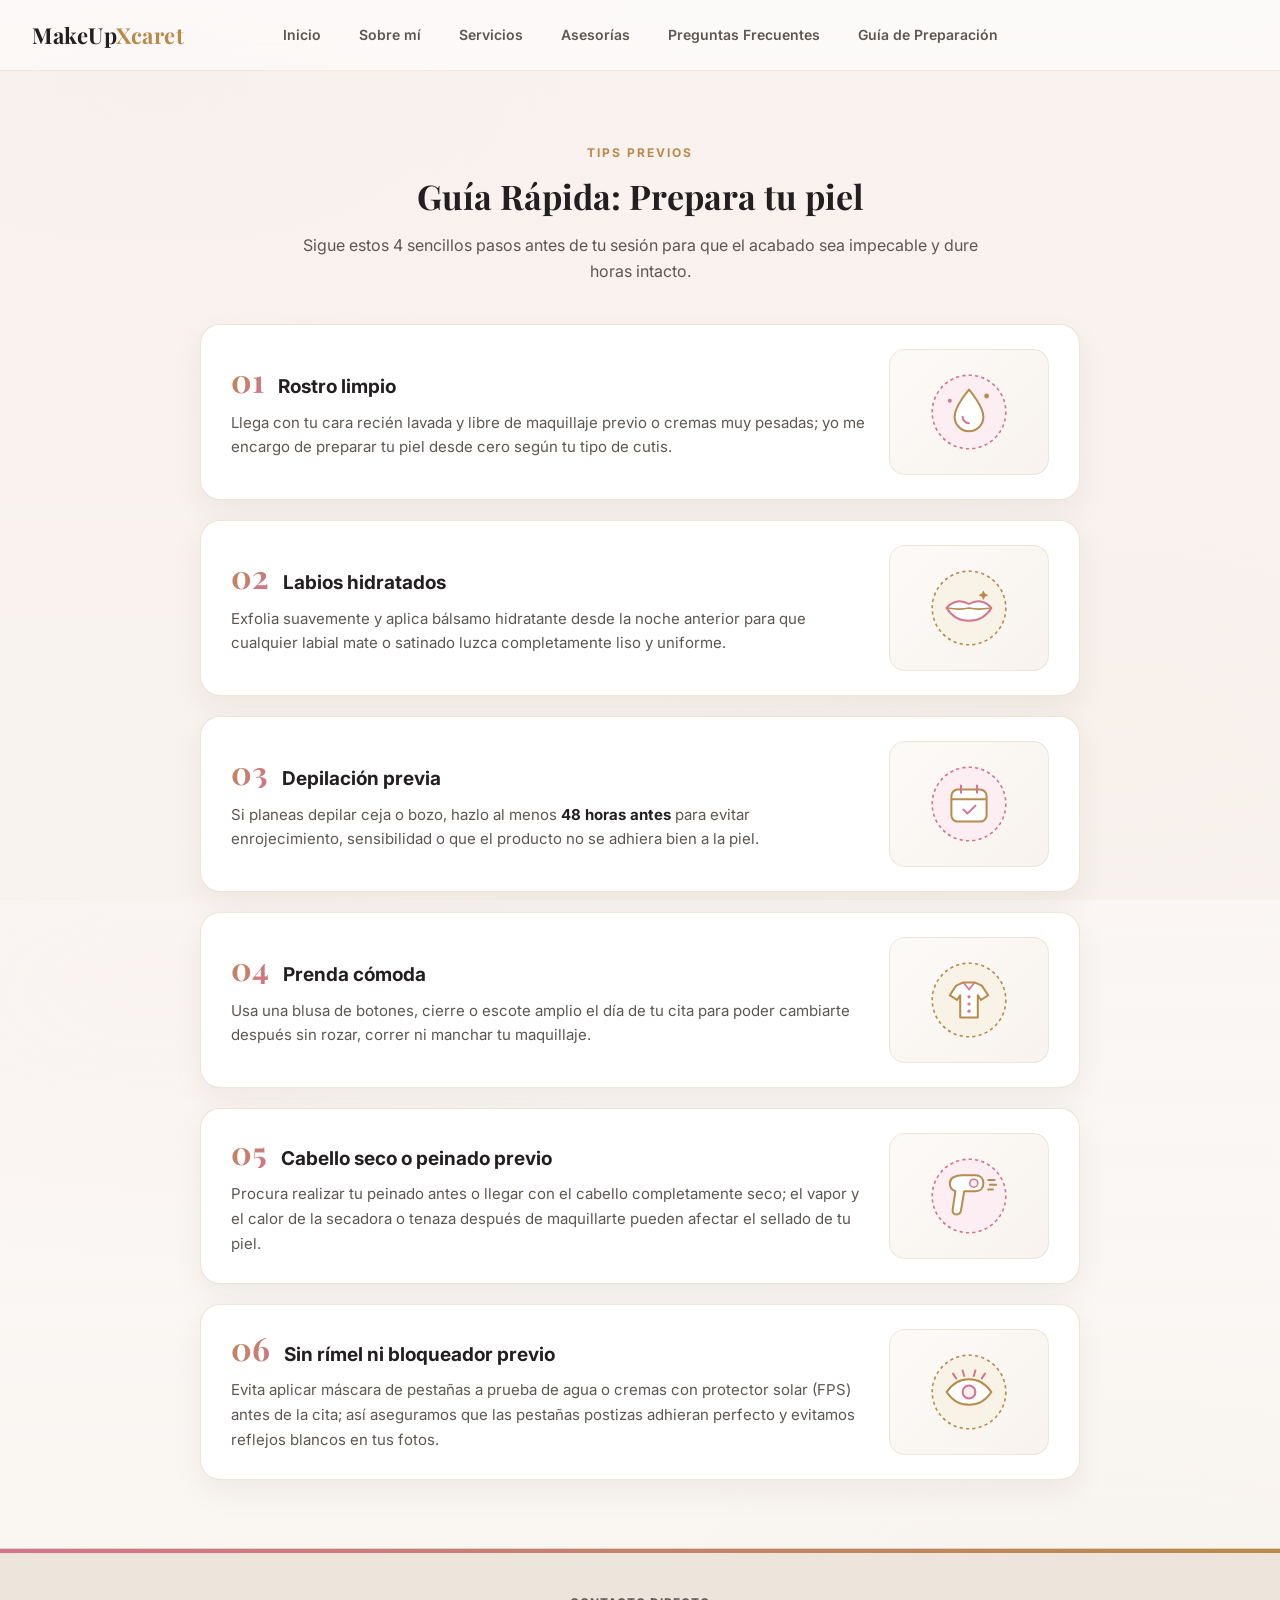
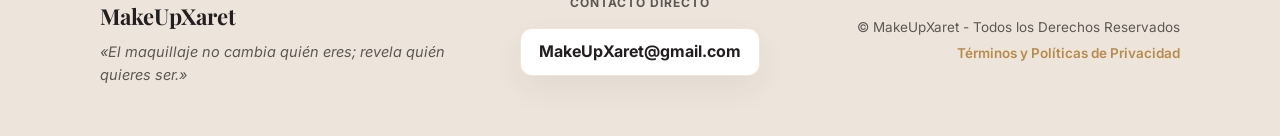
<file: Guia_pasos.html>
<!DOCTYPE html>
<html lang="en">
<head>
    <meta charset="utf-8" />
  <meta name="viewport" content="width=device-width, initial-scale=1" />
  <meta http-equiv="X-UA-Compatible" content="IE=edge" />

  <!-- Primary Meta Tags -->
  <title>Makeup Xaret | Maquillaje Profesional en Toluca y Metepec</title>
  <meta name="title" content="Makeup Xcaret | Maquillaje Profesional en Toluca y Metepec" />
  <meta name="description" content="Reserva tu cita de maquillaje profesional en Toluca y Metepec. Especialistas en maquillaje social, novias, quinceañeras y cursos personalizados." />
  <meta name="keywords" content="Maquillaje, Makeup, Xaret, Profesional, Belleza, Estilo, Tendencias, Cuidado de la piel, Toluca, Metepec, Novias, Maquillista" />
  <meta name="author" content="Makeup Xcaret - Gabriela" />
  <meta name="robots" content="index, follow" />
  <link rel="canonical" href="https://makeupxaret.com/" />

  <!-- Security & Privacy Meta Tags -->
  <meta name="referrer" content="strict-origin-when-cross-origin" />
  <meta http-equiv="X-Content-Type-Options" content="nosniff" />

  <!-- Local SEO Meta Tags -->
  <meta name="geo.region" content="MX-MEX" />
  <meta name="geo.placename" content="Toluca y Metepec" />

  <!-- Open Graph / Facebook / WhatsApp -->
  <meta property="og:type" content="website" />
  <meta property="og:url" content="https://makeupxaret.com/" />
  <meta property="og:site_name" content="Makeup Xcaret" />
  <meta property="og:locale" content="es_MX" />
  <meta property="og:title" content="Makeup Xcaret | Maquillaje Profesional en Toluca y Metepec" />
  <meta property="og:description" content="Resalta tu belleza con un look impecable. Citas de maquillaje social, novias y cursos personalizados en Toluca y Metepec." />
  <meta property="og:image" content="https://makeupxaret.com/Img/Person_Portada_My.jpeg" />
  <meta property="og:image:width" content="1200" />
  <meta property="og:image:height" content="630" />
  <meta property="og:image:alt" content="Makeup Xaret - Gabriela Maquilladora Profesional" />

  <!-- Twitter Cards -->
  <meta name="twitter:card" content="summary_large_image" />
  <meta name="twitter:url" content="https://makeupxaret.com/" />
  <meta name="twitter:title" content="Makeup Xaret | Maquillaje Profesional en Toluca y Metepec" />
  <meta name="twitter:description" content="Resalta tu belleza con un look impecable. Citas de maquillaje social, novias y cursos personalizados en Toluca y Metepec." />
  <meta name="twitter:image" content="https://makeupxaret.com/Img/Person_Portada_My.jpeg" />

  <!-- Fonts & Assets Performance -->
  <link rel="preconnect" href="https://fonts.googleapis.com" />
  <link rel="preconnect" href="https://fonts.gstatic.com" crossorigin="anonymous" />
  <link href="https://fonts.googleapis.com/css2?family=Playfair+Display:ital,wght@0,600;0,700;1,600&family=Inter:wght@300;400;600;700&display=swap" rel="stylesheet" />
  
  <link rel="shortcut icon" href="MakeUpXaret_Logo.ico" type="image/x-icon" />
  <link rel="stylesheet" href="styles.css?v=5" />
  <script src="Js.js" defer></script>
</head>
<header class="site-header" role="banner">
    <div class="container header-inner">
      <a href="#inicio" class="brand-logo">MakeUp<span>Xcaret</span></a>

      <button type="button" id="mobile-menu-btn" class="hamburger-btn" aria-label="Abrir menú" aria-expanded="false" aria-controls="main-nav">
        <span class="hamburger-line"></span>
        <span class="hamburger-line"></span>
        <span class="hamburger-line"></span>
      </button>

      <nav id="main-nav" class="nav" aria-label="Navegación principal">
        <a href="index.html#inicio">Inicio</a>
        <a href="index.html#sobre-mi">Sobre mí</a>
        <a href="index.html#servicios">Servicios</a>
        <a href="index.html#asesorias">Asesorías</a>
        <a href="Preguntas_Frecuentes.html">Preguntas Frecuentes</a>
        <a href="Guia_pasos.html">Guía de Preparación</a>
      </nav>
      <div class="header-spacer"></div>
    </div>
  </header>
<body>
    <!-- Sección Guía Rápida de Preparación (Tarjeta Izquierda + Ilustración Derecha) -->
    <section id="guia-rapida" class="section section-pink" aria-labelledby="guia-title">
      <div class="container prep-wrapper">
        <div class="section-header-center">
          <span class="section-tag">Tips previos</span>
          <h2 id="guia-title" class="section-title">Guía Rápida: Prepara tu piel</h2>
          <p class="section-lead">Sigue estos 4 sencillos pasos antes de tu sesión para que el acabado sea impecable y dure horas intacto.</p>
        </div>

        <div class="prep-rows">
          <!-- Paso 01 -->
          <article class="prep-row">
            <div class="prep-card-content">
              <div class="prep-head">
                <span class="prep-step">01</span>
                <h3 class="prep-title">Rostro limpio</h3>
              </div>
              <p class="prep-desc">Llega con tu cara recién lavada y libre de maquillaje previo o cremas muy pesadas; yo me encargo de preparar tu piel desde cero según tu tipo de cutis.</p>
            </div>
            <div class="prep-illustration" aria-hidden="true">
              <svg viewBox="0 0 120 120" width="96" height="96" fill="none">
                <circle cx="60" cy="60" r="46" fill="#fceef2" stroke="#d4748e" stroke-width="2" stroke-dasharray="4 4"/>
                <path d="M60 32C60 32 42 53 42 66C42 75.9411 50.0589 84 60 84C69.9411 84 78 75.9411 78 66C78 53 60 32 60 32Z" fill="#ffffff" stroke="#b88b4a" stroke-width="2.5" stroke-linejoin="round"/>
                <path d="M52 66C52 70.4183 55.5817 74 60 74" stroke="#d4748e" stroke-width="2.5" stroke-linecap="round"/>
                <circle cx="82" cy="40" r="3" fill="#b88b4a"/>
                <circle cx="36" cy="46" r="2.5" fill="#d4748e"/>
              </svg>
            </div>
          </article>

          <!-- Paso 02 -->
          <article class="prep-row">
            <div class="prep-card-content">
              <div class="prep-head">
                <span class="prep-step">02</span>
                <h3 class="prep-title">Labios hidratados</h3>
              </div>
              <p class="prep-desc">Exfolia suavemente y aplica bálsamo hidratante desde la noche anterior para que cualquier labial mate o satinado luzca completamente liso y uniforme.</p>
            </div>
            <div class="prep-illustration" aria-hidden="true">
              <svg viewBox="0 0 120 120" width="96" height="96" fill="none">
                <circle cx="60" cy="60" r="46" fill="#f9f2e7" stroke="#b88b4a" stroke-width="2" stroke-dasharray="4 4"/>
                <path d="M32 60C40 50 51 50 60 55C69 50 80 50 88 60C80 73 69 76 60 76C51 76 40 73 32 60Z" fill="#ffffff" stroke="#d4748e" stroke-width="2.5" stroke-linejoin="round"/>
                <path d="M33 60C44 62 52 62 60 60C68 62 76 62 87 60" stroke="#b88b4a" stroke-width="2" stroke-linecap="round"/>
                <path d="M78 38L80 42L84 44L80 46L78 50L76 46L72 44L76 42L78 38Z" fill="#b88b4a"/>
              </svg>
            </div>
          </article>

          <!-- Paso 03 -->
          <article class="prep-row">
            <div class="prep-card-content">
              <div class="prep-head">
                <span class="prep-step">03</span>
                <h3 class="prep-title">Depilación previa</h3>
              </div>
              <p class="prep-desc">Si planeas depilar ceja o bozo, hazlo al menos <strong>48 horas antes</strong> para evitar enrojecimiento, sensibilidad o que el producto no se adhiera bien a la piel.</p>
            </div>
            <div class="prep-illustration" aria-hidden="true">
              <svg viewBox="0 0 120 120" width="96" height="96" fill="none">
                <circle cx="60" cy="60" r="46" fill="#fceef2" stroke="#d4748e" stroke-width="2" stroke-dasharray="4 4"/>
                <rect x="38" y="42" width="44" height="40" rx="8" fill="#ffffff" stroke="#b88b4a" stroke-width="2.5"/>
                <path d="M38 54H82" stroke="#b88b4a" stroke-width="2.5"/>
                <path d="M50 37V46M70 37V46" stroke="#d4748e" stroke-width="2.5" stroke-linecap="round"/>
                <path d="M53 67L58 72L68 62" stroke="#d4748e" stroke-width="2.5" stroke-linecap="round" stroke-linejoin="round"/>
              </svg>
            </div>
          </article>

          <!-- Paso 04 -->
          <article class="prep-row">
            <div class="prep-card-content">
              <div class="prep-head">
                <span class="prep-step">04</span>
                <h3 class="prep-title">Prenda cómoda</h3>
              </div>
              <p class="prep-desc">Usa una blusa de botones, cierre o escote amplio el día de tu cita para poder cambiarte después sin rozar, correr ni manchar tu maquillaje.</p>
            </div>
            <div class="prep-illustration" aria-hidden="true">
              <svg viewBox="0 0 120 120" width="96" height="96" fill="none">
                <circle cx="60" cy="60" r="46" fill="#f9f2e7" stroke="#b88b4a" stroke-width="2" stroke-dasharray="4 4"/>
                <path d="M44 42L53 38H67L76 42L84 54L75 60L71 54V82H49V54L45 60L36 54L44 42Z" fill="#ffffff" stroke="#b88b4a" stroke-width="2.5" stroke-linejoin="round"/>
                <path d="M53 38L60 47L67 38" stroke="#d4748e" stroke-width="2" stroke-linejoin="round"/>
                <circle cx="60" cy="56" r="2" fill="#d4748e"/>
                <circle cx="60" cy="65" r="2" fill="#d4748e"/>
                <circle cx="60" cy="74" r="2" fill="#d4748e"/>
              </svg>
            </div>
          </article>

          <!-- Paso 05 -->
          <article class="prep-row">
            <div class="prep-card-content">
              <div class="prep-head">
                <span class="prep-step">05</span>
                <h3 class="prep-title">Cabello seco o peinado previo</h3>
              </div>
              <p class="prep-desc">Procura realizar tu peinado antes o llegar con el cabello completamente seco; el vapor y el calor de la secadora o tenaza después de maquillarte pueden afectar el sellado de tu piel.</p>
            </div>
            <div class="prep-illustration" aria-hidden="true">
              <svg viewBox="0 0 120 120" width="96" height="96" fill="none">
                <circle cx="60" cy="60" r="46" fill="#fceef2" stroke="#d4748e" stroke-width="2" stroke-dasharray="4 4"/>
                <path d="M36 44C36 38 42 34 52 34H68C74 34 78 38 78 44C78 50 74 54 68 54H54L50 78C49.5 81 47 83 44 83C41 83 39 80.5 39.5 77.5L43 54C38.5 52.5 36 49 36 44Z" fill="#ffffff" stroke="#b88b4a" stroke-width="2.5" stroke-linejoin="round"/>
                <circle cx="66" cy="44" r="5" fill="#fceef2" stroke="#d4748e" stroke-width="2"/>
                <path d="M84 40H92M86 46H94M84 52H90" stroke="#b88b4a" stroke-width="2.5" stroke-linecap="round"/>
              </svg>
            </div>
          </article>

          <!-- Paso 06 -->
          <article class="prep-row">
            <div class="prep-card-content">
              <div class="prep-head">
                <span class="prep-step">06</span>
                <h3 class="prep-title">Sin rímel ni bloqueador previo</h3>
              </div>
              <p class="prep-desc">Evita aplicar máscara de pestañas a prueba de agua o cremas con protector solar (FPS) antes de la cita; así aseguramos que las pestañas postizas adhieran perfecto y evitamos reflejos blancos en tus fotos.</p>
            </div>
            <div class="prep-illustration" aria-hidden="true">
              <svg viewBox="0 0 120 120" width="96" height="96" fill="none">
                <circle cx="60" cy="60" r="46" fill="#f9f2e7" stroke="#b88b4a" stroke-width="2" stroke-dasharray="4 4"/>
                <path d="M32 60C40 48 50 44 60 44C70 44 80 48 88 60C80 72 70 76 60 76C50 76 40 72 32 60Z" fill="#ffffff" stroke="#b88b4a" stroke-width="2.5" stroke-linejoin="round"/>
                <circle cx="60" cy="60" r="8" fill="#fceef2" stroke="#d4748e" stroke-width="2.5"/>
                <path d="M44 43L40 37M54 40L52 33M66 40L68 33M76 43L80 37" stroke="#d4748e" stroke-width="2.5" stroke-linecap="round"/>
              </svg>
            </div>
          </article> 
        </div>
      </div>
    </section>
     <footer class="site-footer site-footer--dark" role="contentinfo">
    <div class="container footer-inner">
      <div class="footer-left">
        <h3 class="footer-title">MakeUpXaret</h3>
        <p class="footer-quote">«El maquillaje no cambia quién eres; revela quién quieres ser.»</p>
      </div>

      <div class="footer-center">
        <p class="footer-contact-label">Contacto directo</p>
        <p class="footer-email">
          <a href="mailto:makeupxaret@gmail.com" class="email-link">MakeUpXaret@gmail.com</a>
        </p>
      </div>

      <div class="footer-right">
        <p class="footer-rights">© <span class="current-year"></span> MakeUpXaret - Todos los Derechos Reservados</p>
        <p class="footer-rights"><a href="privacy-policy.html" class="footer-link">Términos y Políticas de Privacidad</a></p>
      </div>
    </div>
  </footer>
    <style>
      /* Guía Rápida de Preparación (Tarjeta Izquierda + Ilustración Derecha) */
.prep-wrapper {
  max-width: 920px;
}

.prep-rows {
  display: flex;
  flex-direction: column;
  gap: 20px;
}

.prep-row {
  background: var(--surface);
  border: 1px solid var(--border-subtle);
  border-radius: 20px;
  padding: 24px 30px;
  box-shadow: var(--shadow-soft);
  display: grid;
  grid-template-columns: 1fr 160px;
  gap: 24px;
  align-items: center;
  transition: transform 0.25s ease, box-shadow 0.25s ease, border-color 0.25s ease;
}

.prep-row:hover {
  transform: translateY(-3px);
  box-shadow: var(--shadow-hover);
  border-color: var(--accent-2);
}

.prep-head {
  display: flex;
  align-items: baseline;
  gap: 14px;
  margin-bottom: 8px;
}

.prep-step {
  font-family: "Playfair Display", serif;
  font-size: 32px;
  font-weight: 700;
  line-height: 1;
  background: linear-gradient(135deg, var(--accent-2), var(--accent-1));
  -webkit-background-clip: text;
  -webkit-text-fill-color: transparent;
}

.prep-title {
  font-weight: 700;
  font-size: 19px;
  margin: 0;
  color: var(--text);
}

.prep-desc {
  color: var(--text-muted);
  font-size: 15px;
  line-height: 1.65;
  margin: 0;
}

.prep-desc strong {
  color: var(--text);
}

.prep-illustration {
  display: flex;
  align-items: center;
  justify-content: center;
  background: linear-gradient(135deg, #fcfaf8, #f8f3ee);
  border: 1px solid rgba(184, 139, 74, 0.16);
  border-radius: 16px;
  padding: 14px;
}
    
@media (max-width: 768px) {
  .prep-row {
    grid-template-columns: 1fr;
    text-align: center;
    padding: 22px 18px;
  }
  .prep-illustration {
    order: -1;
    max-width: 140px;
    margin: 0 auto;
  }
  .prep-head {
    justify-content: center;
  } 
  
}
    </style>
<script>    
     // Lógica del menú hamburguesa en móvil
    const menuBtn = document.getElementById('mobile-menu-btn');
    const mainNav = document.getElementById('main-nav');

    if (menuBtn && mainNav) {
      menuBtn.addEventListener('click', () => {
        const isOpen = mainNav.classList.toggle('is-open');
        menuBtn.classList.toggle('is-active', isOpen);
        menuBtn.setAttribute('aria-expanded', isOpen);
      });

      // Cierra el menú automáticamente al hacer clic en una sección
      mainNav.querySelectorAll('a').forEach(link => {
        link.addEventListener('click', () => {
          mainNav.classList.remove('is-open');
          menuBtn.classList.remove('is-active');
          menuBtn.setAttribute('aria-expanded', 'false');
        });
      });
    }
</script>
    
</body>
</html>
</file>
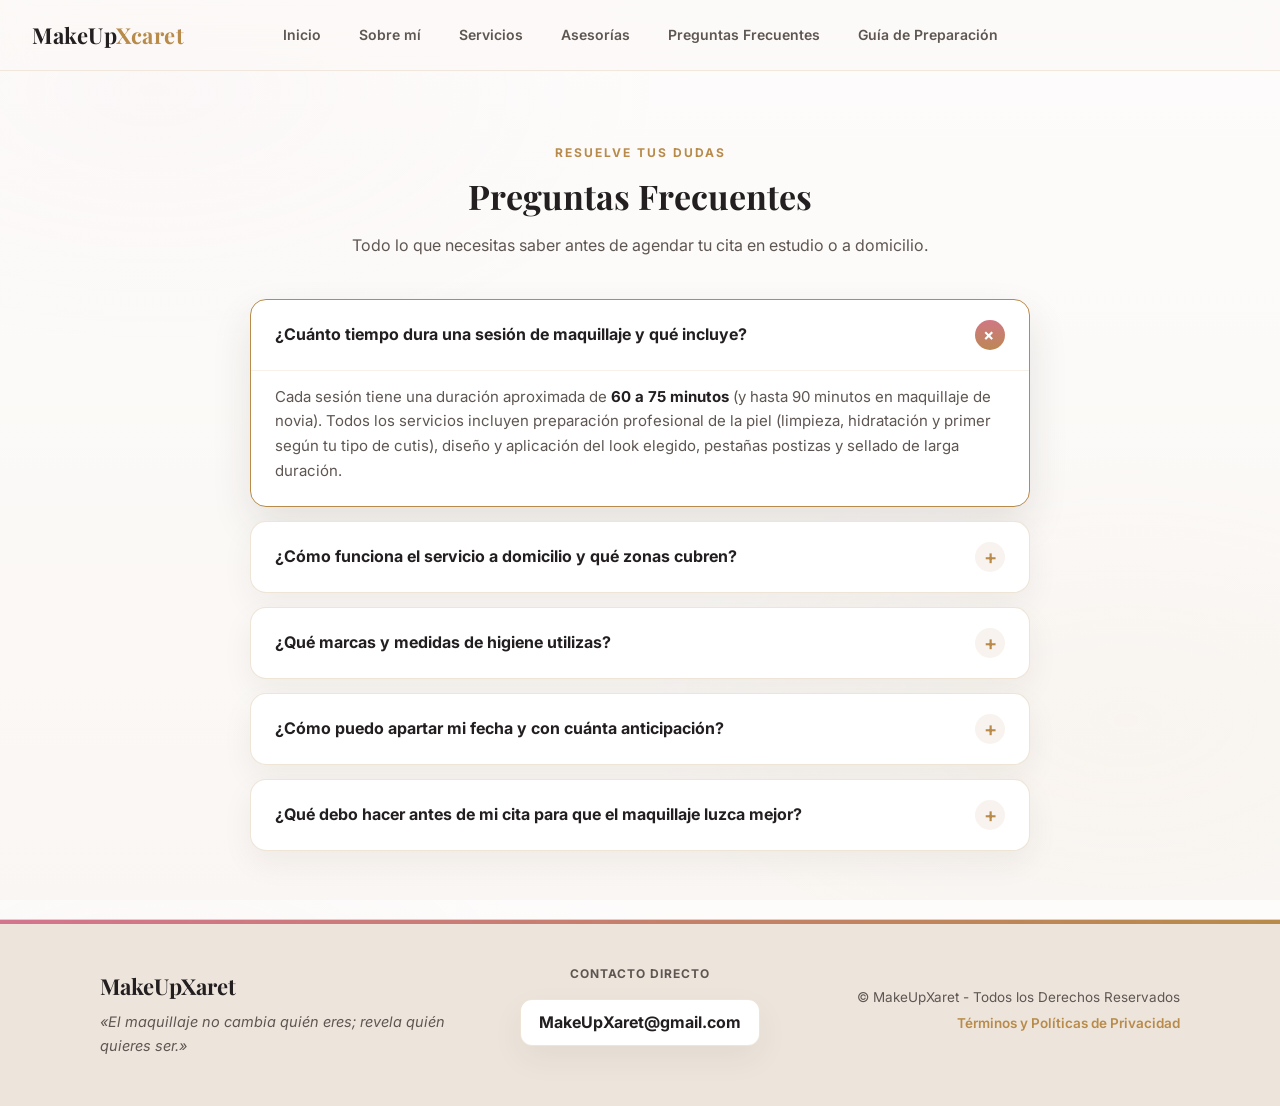
<file: Preguntas_Frecuentes.html>
<!DOCTYPE html>
<html lang="en">
<head>
  <meta charset="utf-8" />
  <meta name="viewport" content="width=device-width, initial-scale=1" />
  <meta http-equiv="X-UA-Compatible" content="IE=edge" />

  <!-- Primary Meta Tags -->
  <title>Makeup Xaret | Maquillaje Profesional en Toluca y Metepec</title>
  <meta name="title" content="Makeup Xcaret | Maquillaje Profesional en Toluca y Metepec" />
  <meta name="description" content="Reserva tu cita de maquillaje profesional en Toluca y Metepec. Especialistas en maquillaje social, novias, quinceañeras y cursos personalizados." />
  <meta name="keywords" content="Maquillaje, Makeup, Xaret, Profesional, Belleza, Estilo, Tendencias, Cuidado de la piel, Toluca, Metepec, Novias, Maquillista" />
  <meta name="author" content="Makeup Xcaret - Gabriela" />
  <meta name="robots" content="index, follow" />
  <link rel="canonical" href="https://makeupxaret.com/" />

  <!-- Security & Privacy Meta Tags -->
  <meta name="referrer" content="strict-origin-when-cross-origin" />
  <meta http-equiv="X-Content-Type-Options" content="nosniff" />

  <!-- Local SEO Meta Tags -->
  <meta name="geo.region" content="MX-MEX" />
  <meta name="geo.placename" content="Toluca y Metepec" />

  <!-- Open Graph / Facebook / WhatsApp -->
  <meta property="og:type" content="website" />
  <meta property="og:url" content="https://makeupxaret.com/" />
  <meta property="og:site_name" content="Makeup Xaret" />
  <meta property="og:locale" content="es_MX" />
  <meta property="og:title" content="Makeup Xcaret | Maquillaje Profesional en Toluca y Metepec" />
  <meta property="og:description" content="Resalta tu belleza con un look impecable. Citas de maquillaje social, novias y cursos personalizados en Toluca y Metepec." />
  <meta property="og:image" content="https://makeupxaret.com/Img/Person_Portada_My.jpeg" />
  <meta property="og:image:width" content="1200" />
  <meta property="og:image:height" content="630" />
  <meta property="og:image:alt" content="Makeup Xcaret - Gabriela Maquilladora Profesional" />

  <!-- Twitter Cards -->
  <meta name="twitter:card" content="summary_large_image" />
  <meta name="twitter:url" content="https://makeupxaret.com/" />
  <meta name="twitter:title" content="Makeup Xaret | Maquillaje Profesional en Toluca y Metepec" />
  <meta name="twitter:description" content="Resalta tu belleza con un look impecable. Citas de maquillaje social, novias y cursos personalizados en Toluca y Metepec." />
  <meta name="twitter:image" content="https://makeupxaret.com/Img/Person_Portada_My.jpeg" />

  <!-- Fonts & Assets Performance -->
  <link rel="preconnect" href="https://fonts.googleapis.com" />
  <link rel="preconnect" href="https://fonts.gstatic.com" crossorigin="anonymous" />
  <link href="https://fonts.googleapis.com/css2?family=Playfair+Display:ital,wght@0,600;0,700;1,600&family=Inter:wght@300;400;600;700&display=swap" rel="stylesheet" />
  
  <link rel="shortcut icon" href="MakeUpXaret_Logo.ico" type="image/x-icon" />
  <link rel="stylesheet" href="styles.css?v=5" />
  <script src="Js.js" defer></script>
</head>
 <header class="site-header" role="banner">
    <div class="container header-inner">
      <a href="#inicio" class="brand-logo">MakeUp<span>Xcaret</span></a>

      <button type="button" id="mobile-menu-btn" class="hamburger-btn" aria-label="Abrir menú" aria-expanded="false" aria-controls="main-nav">
        <span class="hamburger-line"></span>
        <span class="hamburger-line"></span>
        <span class="hamburger-line"></span>
      </button>

      <nav id="main-nav" class="nav" aria-label="Navegación principal">
        <a href="index.html#inicio">Inicio</a>
        <a href="index.html#sobre-mi">Sobre mí</a>
        <a href="index.html#servicios">Servicios</a>
        <a href="index.html#asesorias">Asesorías</a>
        <a href="Preguntas_Frecuentes.html">Preguntas Frecuentes</a>
        <a href="Guia_pasos.html">Guía de Preparación</a>
      </nav>
      <div class="header-spacer"></div>
    </div>
  </header>
<body>
    <!-- Sección de Preguntas Frecuentes (FAQ) -->
    <section id="faq" class="section section-soft" aria-labelledby="faq-title">
      <div class="container faq-container">
        <div class="section-header-center">
          <span class="section-tag">Resuelve tus dudas</span>
          <h2 id="faq-title" class="section-title">Preguntas Frecuentes</h2>
          <p class="section-lead">Todo lo que necesitas saber antes de agendar tu cita en estudio o a domicilio.</p>
        </div>

        <div class="faq-list">
          <details class="faq-item" open>
            <summary class="faq-question">
              <span>¿Cuánto tiempo dura una sesión de maquillaje y qué incluye?</span>
              <span class="faq-icon" aria-hidden="true">+</span>
            </summary>
            <div class="faq-answer">
              <p>Cada sesión tiene una duración aproximada de <strong>60 a 75 minutos</strong> (y hasta 90 minutos en maquillaje de novia). Todos los servicios incluyen preparación profesional de la piel (limpieza, hidratación y primer según tu tipo de cutis), diseño y aplicación del look elegido, pestañas postizas y sellado de larga duración.</p>
            </div>
          </details>

          <details class="faq-item">
            <summary class="faq-question">
              <span>¿Cómo funciona el servicio a domicilio y qué zonas cubren?</span>
              <span class="faq-icon" aria-hidden="true">+</span>
            </summary>
            <div class="faq-answer">
              <p>Acudo directamente a tu domicilio, hotel o salón en <strong>Toluca, Metepec, Zinacantepec, Lerma y zonas aledañas</strong> llevando todo el equipo profesional (iluminación, silla portátil si se requiere y maletín sanitizado). El costo de traslado se calcula según tu ubicación exacta al momento de cotizar.</p>
            </div>
          </details>

          <details class="faq-item">
            <summary class="faq-question">
              <span>¿Qué marcas y medidas de higiene utilizas?</span>
              <span class="faq-icon" aria-hidden="true">+</span>
            </summary>
            <div class="faq-answer">
              <p>Trabajo exclusivamente con productos originales de gama profesional y dermatológicamente probados para garantizar durabilidad y cuidar tu piel. Todas las brochas se lavan y desinfectan antes de cada cita, y utilizo aplicadores desechables para máscara de pestañas y labiales.</p>
            </div>
          </details>

          <details class="faq-item">
            <summary class="faq-question">
              <span>¿Cómo puedo apartar mi fecha y con cuánta anticipación?</span>
              <span class="faq-icon" aria-hidden="true">+</span>
            </summary>
            <div class="faq-answer">
              <p>Te recomiendo reservar con al menos <strong>1 a 2 semanas de anticipación</strong> para eventos sociales (y de 1 a 3 meses para novias o grupos grandes). Puedes consultar disponibilidad en el botón de WhatsApp y apartar tu horario con un anticipo.</p>
            </div>
          </details>

          <details class="faq-item">
            <summary class="faq-question">
              <span>¿Qué debo hacer antes de mi cita para que el maquillaje luzca mejor?</span>
              <span class="faq-icon" aria-hidden="true">+</span>
            </summary>
            <div class="faq-answer">
              <p>Lo ideal es llegar con el <strong>rostro limpio y sin maquillaje previo</strong>, mantener tus labios bien hidratados desde la noche anterior, evitar depilaciones faciales el mismo día del evento y usar una blusa de botones o escote amplio para que puedas cambiarte sin rozar tu rostro.</p>
            </div>
          </details>
        </div>
      </div>
    </section>

    <!-- Footer -->
  <footer class="site-footer site-footer--dark" role="contentinfo">
    <div class="container footer-inner">
      <div class="footer-left">
        <h3 class="footer-title">MakeUpXaret</h3>
        <p class="footer-quote">«El maquillaje no cambia quién eres; revela quién quieres ser.»</p>
      </div>

      <div class="footer-center">
        <p class="footer-contact-label">Contacto directo</p>
        <p class="footer-email">
          <a href="mailto:makeupxaret@gmail.com" class="email-link">MakeUpXaret@gmail.com</a>
        </p>
      </div>

      <div class="footer-right">
        <p class="footer-rights">© <span class="current-year"></span> MakeUpXaret - Todos los Derechos Reservados</p>
        <p class="footer-rights"><a href="privacy-policy.html" class="footer-link">Términos y Políticas de Privacidad</a></p>
      </div>
    </div>
  </footer>
    <style> 
        /* Preguntas Frecuentes (FAQ Acordeón) */
.faq-container {
  max-width: 820px;
}

.faq-list {
  display: flex;
  flex-direction: column;
  gap: 14px;
}

.faq-item {
  background: var(--surface);
  border: 1px solid var(--border-subtle);
  border-radius: 16px;
  box-shadow: var(--shadow-soft);
  overflow: hidden;
  transition: border-color 0.25s ease, box-shadow 0.25s ease;
}

.faq-item:hover,
.faq-item[open] {
  border-color: var(--accent-2);
  box-shadow: var(--shadow-hover);
}

.faq-question {
  list-style: none;
  display: flex;
  align-items: center;
  justify-content: space-between;
  gap: 16px;
  padding: 20px 24px;
  font-weight: 700;
  font-size: 16px;
  color: var(--text);
  cursor: pointer;
  user-select: none;
}

/* Oculta la flecha por defecto del navegador */
.faq-question::-webkit-details-marker {
  display: none;
}

.faq-icon {
  width: 30px;
  height: 30px;
  border-radius: 50%;
  background: #f8f3ee;
  color: var(--accent-2);
  font-size: 20px;
  font-weight: 600;
  line-height: 1;
  display: inline-flex;
  align-items: center;
  justify-content: center;
  flex-shrink: 0;
  transition: transform 0.25s ease, background 0.25s ease, color 0.25s ease;
}

.faq-item[open] .faq-icon {
  transform: rotate(45deg);
  background: linear-gradient(135deg, var(--accent-1), var(--accent-2));
  color: #ffffff;
}

.faq-answer {
  padding: 0 24px 22px;
  color: var(--text-muted);
  font-size: 15px;
  line-height: 1.65;
  border-top: 1px solid rgba(184, 139, 74, 0.12);
  padding-top: 14px;
}

.faq-answer p {
  margin: 0;
}

.faq-answer strong {
  color: var(--text);
}
    </style>

    <script>
        // Script para cambiar el ícono del acordeón al abrir/cerrar
         // Lógica del menú hamburguesa en móvil
    const menuBtn = document.getElementById('mobile-menu-btn');
    const mainNav = document.getElementById('main-nav');

    if (menuBtn && mainNav) {
      menuBtn.addEventListener('click', () => {
        const isOpen = mainNav.classList.toggle('is-open');
        menuBtn.classList.toggle('is-active', isOpen);
        menuBtn.setAttribute('aria-expanded', isOpen);
      });

      // Cierra el menú automáticamente al hacer clic en una sección
      mainNav.querySelectorAll('a').forEach(link => {
        link.addEventListener('click', () => {
          mainNav.classList.remove('is-open');
          menuBtn.classList.remove('is-active');
          menuBtn.setAttribute('aria-expanded', 'false');
        });
      });
    }
    </script>
    
</body>
</html>
</file>
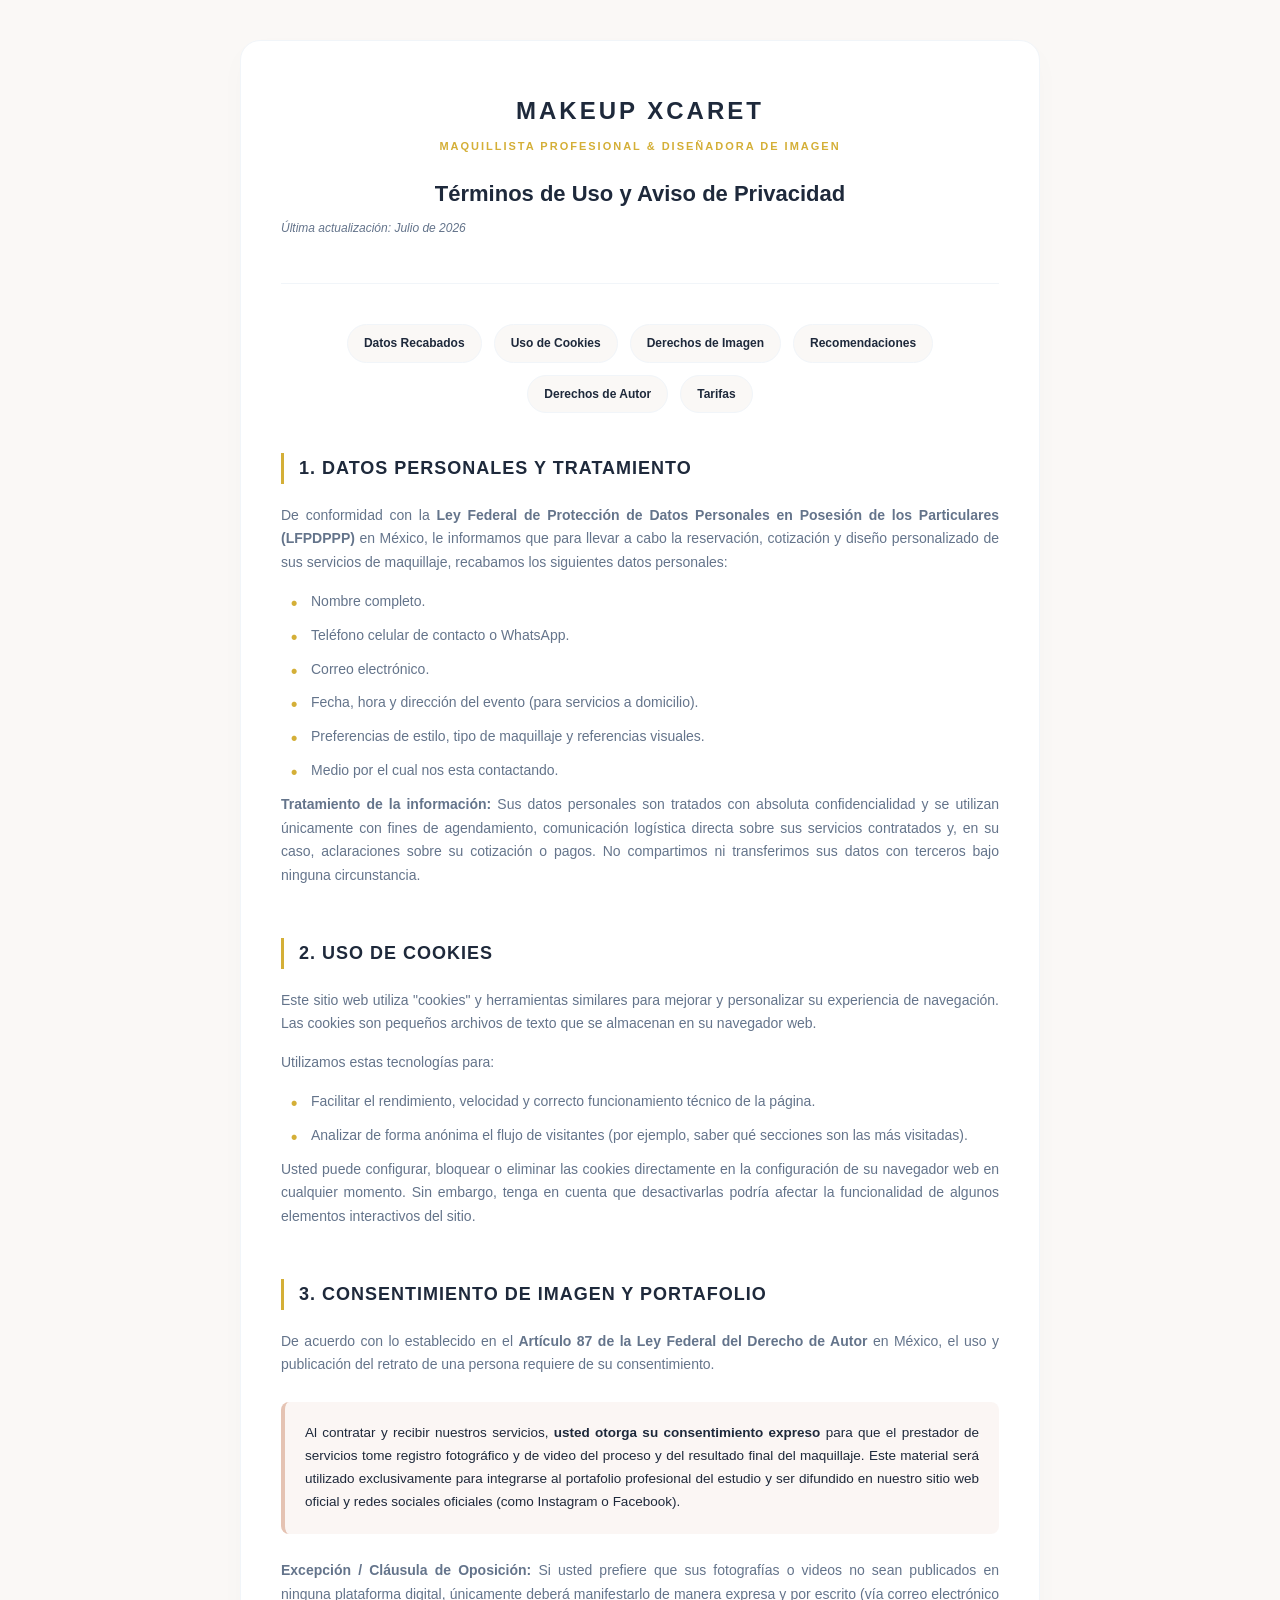
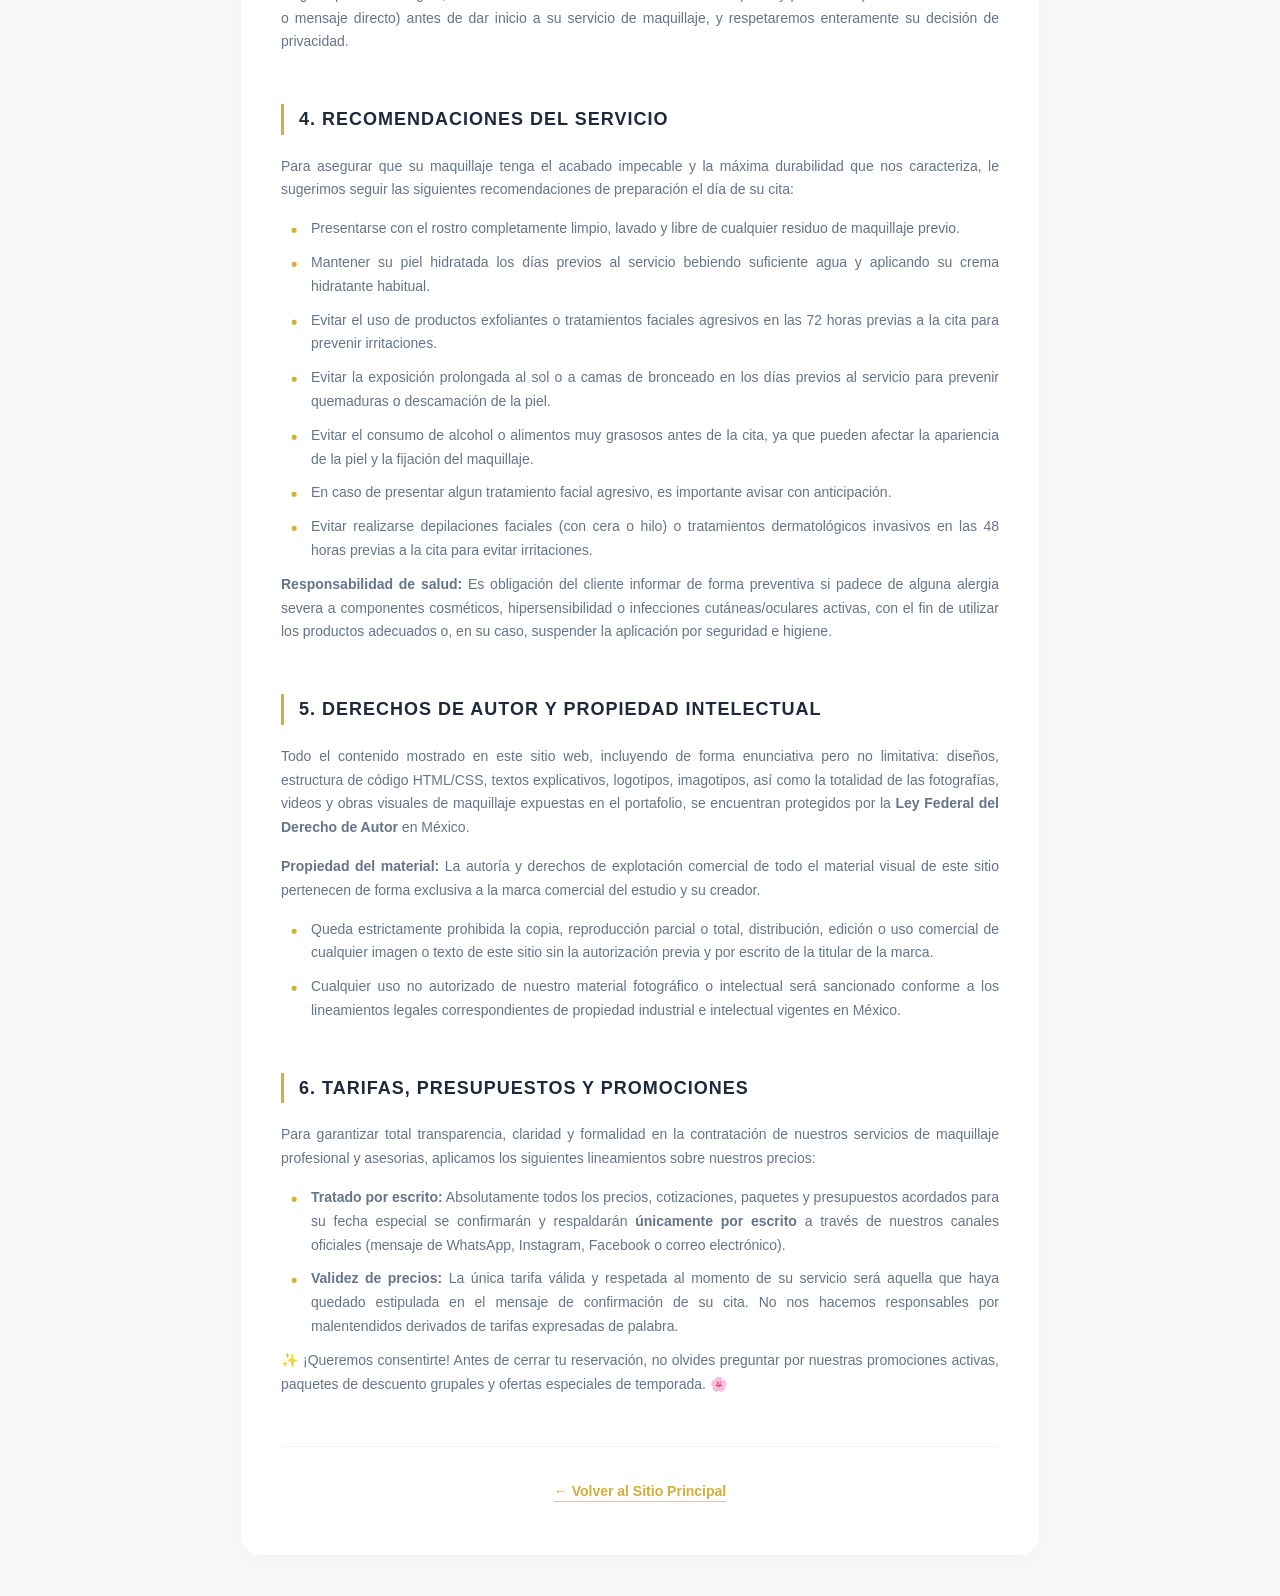
<file: privacy-policy.html>
<!DOCTYPE html>
<html lang="es">
<head>
    <meta charset="UTF-8">
    <meta name="viewport" content="width=device-width, initial-scale=1.0">
    <meta http-equiv="X-UA-Compatible" content="IE=edge">
    <title>Políticas de Privacidad y Términos de Uso | Makeup Xaret</title>
    <meta name="description" content="Políticas de Privacidad y Términos de Uso del Estudio de Belleza Makeup Xaret. Información sobre el tratamiento de datos personales, uso de cookies, consentimiento de imagen y derechos de autor.">
    <meta name="keywords" content="Políticas de Privacidad, Términos de Uso, Makeup Xaret, Estudio de Belleza, Protección de Datos, LFPDPPP, Cookies, Consentimiento de Imagen, Derechos de Autor">
    <meta name="robots" content="index, follow">
    <meta name="referrer" content="strict-origin-when-cross-origin">
    <meta http-equiv="X-Content-Type-Options" content="nosniff">
    <link rel="canonical" href="https://makeupxaret.com/privacy-policy.html">

    <!-- Open Graph -->
    <meta property="og:type" content="website">
    <meta property="og:url" content="https://makeupxaret.com/privacy-policy.html">
    <meta property="og:site_name" content="Makeup Xcaret">
    <meta property="og:title" content="Políticas de Privacidad y Términos de Uso | Makeup Xaret">
    <meta property="og:description" content="Aviso de Privacidad y Términos de Uso de Makeup Xaret. Tratamiento de datos personales y consentimiento de imagen.">
    <meta property="og:image" content="https://makeupxaret.com/Img/Person_Portada_My.jpeg">

    <link rel="shortcut icon" href="MakeUpXaret_Logo.ico" type="image/x-icon">
    <style>
        /* --- VARIABLES DE DISEÑO (Paleta de Colores Premium) --- */
        :root {
            --bg-color: #FAF8F6;
            --card-bg: #FFFFFF;
            --primary-gold: #D4AF37;
            --rose-gold: #E5C3B3;
            --text-main: #1E293B;
            --text-muted: #64748B;
            --border-color: #F1F5F9;
            --accent-soft: rgba(229, 195, 179, 0.15);
        }

        /* --- ESTILOS GENERALES --- */
        * {
            box-sizing: border-box;
            margin: 0;
            padding: 0;
        }

        body {
            font-family: -apple-system, BlinkMacSystemFont, 'Segoe UI', Roboto, Helvetica, Arial, sans-serif;
            background-color: var(--bg-color);
            color: var(--text-main);
            line-height: 1.7;
            padding: 40px 20px;
        }

        .container {
            max-width: 800px;
            margin: 0 auto;
            background: var(--card-bg);
            border: 1px solid var(--border-color);
            border-radius: 20px;
            padding: 50px 40px;
            box-shadow: 0 10px 30px rgba(0, 0, 0, 0.02);
        }

        /* --- CABECERA --- */
        header {
            text-align: center;
            margin-bottom: 40px;
            border-bottom: 1px solid var(--border-color);
            padding-bottom: 30px;
        }

        .brand-logo {
            font-size: 24px;
            font-weight: 700;
            letter-spacing: 3px;
            text-transform: uppercase;
            color: var(--text-main);
            margin-bottom: 5px;
        }

        .brand-subtitle {
            font-size: 11px;
            color: var(--primary-gold);
            text-transform: uppercase;
            letter-spacing: 2px;
            font-weight: 600;
        }

        h1 {
            font-size: 22px;
            font-weight: 700;
            margin-top: 20px;
            color: var(--text-main);
        }

        .last-update {
            font-size: 12px;
            color: var(--text-muted);
            margin-top: 5px;
            font-style: italic;
        }

        /* --- NAVEGACIÓN RÁPIDA --- */
        .quick-nav {
            display: flex;
            justify-content: center;
            gap: 12px;
            margin-bottom: 40px;
            flex-wrap: wrap;
        }

        .nav-btn {
            background-color: var(--bg-color);
            color: var(--text-main);
            text-decoration: none;
            padding: 8px 16px;
            border-radius: 30px;
            font-size: 12px;
            font-weight: 600;
            border: 1px solid var(--border-color);
            transition: all 0.3s ease;
        }

        .nav-btn:hover {
            background-color: var(--rose-gold);
            border-color: var(--rose-gold);
            color: #FFFFFF;
        }

        /* --- SECCIONES Y TEXTO --- */
        section {
            margin-bottom: 50px;
        }

        h2 {
            font-size: 18px;
            font-weight: 700;
            color: var(--text-main);
            border-left: 3px solid var(--primary-gold);
            padding-left: 15px;
            margin-bottom: 20px;
            text-transform: uppercase;
            letter-spacing: 1px;
        }

        h3 {
            font-size: 14px;
            font-weight: 600;
            margin-top: 20px;
            margin-bottom: 10px;
            color: var(--text-main);
        }

        p, li {
            font-size: 14px;
            color: var(--text-muted);
            margin-bottom: 15px;
            text-align: justify;
        }

        ul {
            list-style-type: none;
            padding-left: 10px;
        }

        li {
            position: relative;
            padding-left: 20px;
            margin-bottom: 10px;
        }

        li::before {
            content: "•";
            color: var(--primary-gold);
            font-weight: bold;
            font-size: 18px;
            position: absolute;
            left: 0;
            top: -2px;
        }

        /* --- CAJAS DESTACADAS (ALERTA/NOTAS) --- */
        .alert-box {
            background-color: var(--accent-soft);
            border-left: 4px solid var(--rose-gold);
            padding: 20px;
            border-radius: 8px;
            margin: 25px 0;
        }

        .alert-box p {
            color: var(--text-main);
            margin-bottom: 0;
            font-size: 13.5px;
        }

        /* --- PIE DE PÁGINA --- */
        footer {
            text-align: center;
            margin-top: 50px;
            border-top: 1px solid var(--border-color);
            padding-top: 30px;
        }

        .back-home {
            font-size: 14px;
            color: var(--primary-gold);
            text-decoration: none;
            font-weight: 600;
            border-bottom: 1px solid var(--rose-gold);
            padding-bottom: 2px;
            transition: all 0.3s ease;
        }

        .back-home:hover {
            color: var(--text-main);
            border-color: var(--text-main);
        }

        /* --- RESPONSIVO --- */
        @media (max-width: 600px) {
            body {
                padding: 15px 10px;
            }
            .container {
                padding: 30px 20px;
            }
            h2 {
                font-size: 16px;
            }
        }
    </style>
</head>
<body>

    <div class="container">
        
        <header>
            <div class="brand-logo">Makeup Xcaret</div>
            <div class="brand-subtitle">Maquillista Profesional & Diseñadora de Imagen</div>
            <h1>Términos de Uso y Aviso de Privacidad</h1>
            <p class="last-update">Última actualización: Julio de 2026</p>
        </header>

        <nav class="quick-nav">
            <a href="#informacion" class="nav-btn">Datos Recabados</a>
            <a href="#cookies" class="nav-btn">Uso de Cookies</a>
            <a href="#imagen" class="nav-btn">Derechos de Imagen</a>
            <a href="#recomendaciones" class="nav-btn">Recomendaciones</a>
            <a href="#autor" class="nav-btn">Derechos de Autor</a>
            <a href="#precios" class="nav-btn">Tarifas</a>
        </nav>

        <!-- ================= SECCIÓN 1: INFORMACIÓN PERSONAL Y TRATAMIENTO ================= -->
        <section id="informacion">
            <h2>1. Datos Personales y Tratamiento</h2>
            <p>De conformidad con la <strong>Ley Federal de Protección de Datos Personales en Posesión de los Particulares (LFPDPPP)</strong> en México, le informamos que para llevar a cabo la reservación, cotización y diseño personalizado de sus servicios de maquillaje, recabamos los siguientes datos personales:</p>
            <ul>
                <li>Nombre completo.</li>
                <li>Teléfono celular de contacto o WhatsApp.</li>
                <li>Correo electrónico.</li>
                <li>Fecha, hora y dirección del evento (para servicios a domicilio).</li>
                <li>Preferencias de estilo, tipo de maquillaje y referencias visuales.</li>
                <li>Medio por el cual nos esta contactando.</li>
            </ul>
            <p><strong>Tratamiento de la información:</strong> Sus datos personales son tratados con absoluta confidencialidad y se utilizan únicamente con fines de agendamiento, comunicación logística directa sobre sus servicios contratados y, en su caso, aclaraciones sobre su cotización o pagos. No compartimos ni transferimos sus datos con terceros bajo ninguna circunstancia.</p>
        </section>

        <!-- ================= SECCIÓN 2: COOKIES Y TECNOLOGÍAS DE RASTREO ================= -->
        <section id="cookies">
            <h2>2. Uso de Cookies</h2>
            <p>Este sitio web utiliza "cookies" y herramientas similares para mejorar y personalizar su experiencia de navegación. Las cookies son pequeños archivos de texto que se almacenan en su navegador web.</p>
            <p>Utilizamos estas tecnologías para:</p>
            <ul>
                <li>Facilitar el rendimiento, velocidad y correcto funcionamiento técnico de la página.</li>
                <li>Analizar de forma anónima el flujo de visitantes (por ejemplo, saber qué secciones son las más visitadas).</li>
            </ul>
            <p>Usted puede configurar, bloquear o eliminar las cookies directamente en la configuración de su navegador web en cualquier momento. Sin embargo, tenga en cuenta que desactivarlas podría afectar la funcionalidad de algunos elementos interactivos del sitio.</p>
        </section>

        <!-- ================= SECCIÓN 3: CONSENTIMIENTO DE IMAGEN ================= -->
        <section id="imagen">
            <h2>3. Consentimiento de Imagen y Portafolio</h2>
            <p>De acuerdo con lo establecido en el <strong>Artículo 87 de la Ley Federal del Derecho de Autor</strong> en México, el uso y publicación del retrato de una persona requiere de su consentimiento.</p>
            <div class="alert-box">
                <p>Al contratar y recibir nuestros servicios, <strong>usted otorga su consentimiento expreso</strong> para que el prestador de servicios tome registro fotográfico y de video del proceso y del resultado final del maquillaje. Este material será utilizado exclusivamente para integrarse al portafolio profesional del estudio y ser difundido en nuestro sitio web oficial y redes sociales oficiales (como Instagram o Facebook).</p>
            </div>
            <p><strong>Excepción / Cláusula de Oposición:</strong> Si usted prefiere que sus fotografías o videos no sean publicados en ninguna plataforma digital, únicamente deberá manifestarlo de manera expresa y por escrito (vía correo electrónico o mensaje directo) antes de dar inicio a su servicio de maquillaje, y respetaremos enteramente su decisión de privacidad.</p>
        </section>

        <!-- ================= SECCIÓN 4: RECOMENDACIONES Y PREPARACIÓN DEL SERVICIO ================= -->
        <section id="recomendaciones">
            <h2>4. Recomendaciones del Servicio</h2>
            <p>Para asegurar que su maquillaje tenga el acabado impecable y la máxima durabilidad que nos caracteriza, le sugerimos seguir las siguientes recomendaciones de preparación el día de su cita:</p>
            <ul>
                <li>Presentarse con el rostro completamente limpio, lavado y libre de cualquier residuo de maquillaje previo.</li>
                <li>Mantener su piel hidratada los días previos al servicio bebiendo suficiente agua y aplicando su crema hidratante habitual.</li>
                <li>Evitar el uso de productos exfoliantes o tratamientos faciales agresivos en las 72 horas previas a la cita para prevenir irritaciones.</li>
                <li>Evitar la exposición prolongada al sol o a camas de bronceado en los días previos al servicio para prevenir quemaduras o descamación de la piel.</li>
                <li>Evitar el consumo de alcohol o alimentos muy grasosos antes de la cita, ya que pueden afectar la apariencia de la piel y la fijación del maquillaje.</li>
                <li>En caso de presentar algun tratamiento facial agresivo, es importante avisar con anticipación.</li>
                <li>Evitar realizarse depilaciones faciales (con cera o hilo) o tratamientos dermatológicos invasivos en las 48 horas previas a la cita para evitar irritaciones.</li>
            </ul>
            <p><strong>Responsabilidad de salud:</strong> Es obligación del cliente informar de forma preventiva si padece de alguna alergia severa a componentes cosméticos, hipersensibilidad o infecciones cutáneas/oculares activas, con el fin de utilizar los productos adecuados o, en su caso, suspender la aplicación por seguridad e higiene.</p>
        </section>

        <!-- ================= SECCIÓN 5: PROPIEDAD INTELECTUAL Y DERECHOS DE AUTOR ================= -->
        <section id="autor">
            <h2>5. Derechos de Autor y Propiedad Intelectual</h2>
            <p>Todo el contenido mostrado en este sitio web, incluyendo de forma enunciativa pero no limitativa: diseños, estructura de código HTML/CSS, textos explicativos, logotipos, imagotipos, así como la totalidad de las fotografías, videos y obras visuales de maquillaje expuestas en el portafolio, se encuentran protegidos por la <strong>Ley Federal del Derecho de Autor</strong> en México.</p>
            <p><strong>Propiedad del material:</strong> La autoría y derechos de explotación comercial de todo el material visual de este sitio pertenecen de forma exclusiva a la marca comercial del estudio y su creador.</p>
            <ul>
                <li>Queda estrictamente prohibida la copia, reproducción parcial o total, distribución, edición o uso comercial de cualquier imagen o texto de este sitio sin la autorización previa y por escrito de la titular de la marca.</li>
                <li>Cualquier uso no autorizado de nuestro material fotográfico o intelectual será sancionado conforme a los lineamientos legales correspondientes de propiedad industrial e intelectual vigentes en México.</li>
            </ul>
        </section>
        <!-- ================= SECCIÓN 5: TARIFAS, COTIZACIONES Y PROMOCIONES ================= -->
        <section id="precios">
            <h2>6. Tarifas, Presupuestos y Promociones</h2>
            <p>Para garantizar total transparencia, claridad y formalidad en la contratación de nuestros servicios de maquillaje profesional y asesorias, aplicamos los siguientes lineamientos sobre nuestros precios:</p>
            <ul>
                <li><strong>Tratado por escrito:</strong> Absolutamente todos los precios, cotizaciones, paquetes y presupuestos acordados para su fecha especial se confirmarán y respaldarán <b>únicamente por escrito</b> a través de nuestros canales oficiales (mensaje de WhatsApp, Instagram, Facebook o correo electrónico).</li>
                <li><strong>Validez de precios:</strong> La única tarifa válida y respetada al momento de su servicio será aquella que haya quedado estipulada en el mensaje de confirmación de su cita. No nos hacemos responsables por malentendidos derivados de tarifas expresadas de palabra.</li>
            </ul>
            
            <div class="promo-box">
                <p>✨ ¡Queremos consentirte! Antes de cerrar tu reservación, no olvides preguntar por nuestras promociones activas, paquetes de descuento grupales y ofertas especiales de temporada. 🌸</p>
            </div>
        </section>

        <footer>
            <a href="../index.html" class="back-home">← Volver al Sitio Principal</a>
        </footer>

    </div>

</body>
</html>
</file>
<file: styles.css>
:root {
  --bg-1: #fcfaf8;          /* Blanco marfil cálido */
  --bg-2: #f4ede6;          /* Arena / crema suave */
  --surface: #ffffff;       /* Blanco puro para tarjetas */
  --surface-alt: #f8f3ee;   /* Fondo alterno de secciones */
  --accent-1: #d4748e;      /* Rosa empolvado elegante */
  --accent-2: #b88b4a;      /* Champán dorado / bronce suave */
  --text: #231f20;          /* Carbón cálido (títulos) */
  --text-muted: #5e5652;    /* Topo oscuro (párrafos) */
  --border-subtle: rgba(184, 139, 74, 0.22);
  --shadow-soft: 0 12px 32px rgba(45, 34, 24, 0.06);
  --shadow-hover: 0 18px 40px rgba(45, 34, 24, 0.11);
  --radius: 16px;
  --container: 1120px;
}

* { box-sizing: border-box; }
html { scroll-behavior: smooth; }
html, body { height: 100%; }

body {
  margin: 0;
  font-family: "Inter", system-ui, -apple-system, "Segoe UI", Roboto, "Helvetica Neue", Arial, sans-serif;
  color: var(--text);
  background:
    radial-gradient(850px 450px at 12% 10%, rgba(212, 116, 142, 0.07), transparent 60%),
    radial-gradient(800px 450px at 88% 80%, rgba(184, 139, 74, 0.08), transparent 60%),
    linear-gradient(180deg, var(--bg-1), var(--bg-2));
  -webkit-font-smoothing: antialiased;
  -moz-osx-font-smoothing: grayscale;
  line-height: 1.6;
}

/* Container */
.container {
  width: 100%;
  max-width: var(--container);
  margin: 0 auto;
  padding: 0 20px;
}

/* Header Sticky Glass Claro */
.site-header {
  position: sticky;
  top: 0;
  z-index: 1000;
  padding: 16px 0;
  background: rgba(252, 250, 248, 0.85);
  backdrop-filter: blur(14px);
  -webkit-backdrop-filter: blur(14px);
  border-bottom: 1px solid rgba(184, 139, 74, 0.16);
}

.header-inner {
  display: grid;
  grid-template-columns: 1fr auto 1fr;
  align-items: center;
  max-width: 100%;
  padding: 0 32px;
}

.brand-logo {
  justify-self: start;
  font-family: "Playfair Display", serif;
  font-size: 22px;
  font-weight: 700;
  color: var(--text);
  text-decoration: none;
  letter-spacing: 0.5px;
}

.brand-logo span {
  color: var(--accent-2);
}

.nav {
  justify-self: center;
  display: flex;
  gap: 10px;
  align-items: center;
}

.nav a {
  color: var(--text-muted);
  text-decoration: none;
  font-weight: 600;
  font-size: 14px;
  padding: 8px 14px;
  border-radius: 999px;
  transition: color 0.2s ease, background 0.2s ease, transform 0.2s ease;
}

.nav a:hover {
  color: var(--text);
  background: rgba(184, 139, 74, 0.12);
  transform: translateY(-2px);
}

/* Botón Hamburguesa (oculto en escritorio) */
.hamburger-btn {
  display: none;
  flex-direction: column;
  justify-content: center;
  align-items: center;
  gap: 5px;
  width: 42px;
  height: 42px;
  padding: 8px;
  background: var(--surface);
  border: 1px solid var(--border-subtle);
  border-radius: 12px;
  cursor: pointer;
  box-shadow: var(--shadow-soft);
  transition: background 0.2s ease, border-color 0.2s ease;
}

.hamburger-btn:hover {
  border-color: var(--accent-2);
}

.hamburger-line {
  width: 22px;
  height: 2px;
  background-color: var(--text);
  border-radius: 2px;
  transition: transform 0.28s ease, opacity 0.2s ease;
}

/* Animación a "X" cuando está activo */
.hamburger-btn.is-active .hamburger-line:nth-child(1) {
  transform: translateY(7px) rotate(45deg);
}
.hamburger-btn.is-active .hamburger-line:nth-child(2) {
  opacity: 0;
}
.hamburger-btn.is-active .hamburger-line:nth-child(3) {
  transform: translateY(-7px) rotate(-45deg);
}

/* Hero Centrado sin imagen */
.hero {
  padding: 96px 0 84px;
}

.hero-grid {
  display: flex;
  flex-direction: column;
  align-items: center;
  justify-content: center;
}

.hero-content {
  text-align: center;
  max-width: 780px;
  margin: 0 auto;
  padding: 12px;
}

.hero-eyebrow {
  display: inline-block;
  font-size: 12px;
  font-weight: 700;
  letter-spacing: 2px;
  text-transform: uppercase;
  color: var(--accent-2);
  background: rgba(184, 139, 74, 0.10);
  border: 1px solid rgba(184, 139, 74, 0.28);
  padding: 6px 16px;
  border-radius: 999px;
  margin-bottom: 18px;
}

.title {
  font-family: "Playfair Display", serif;
  font-size: clamp(46px, 7vw, 84px);
  margin: 0;
  line-height: 0.95;
  letter-spacing: 0.5px;
  color: var(--text);
}

.title span {
  background: linear-gradient(135deg, var(--accent-2), var(--accent-1));
  -webkit-background-clip: text;
  -webkit-text-fill-color: transparent;
}

.lead {
  font-size: 20px;
  font-weight: 400;
  margin: 20px 0 30px;
  color: var(--text-muted);
}

.hero-actions {
  display: flex;
  gap: 14px;
  justify-content: center;
  flex-wrap: wrap;
}

.btn {
  display: inline-flex;
  align-items: center;
  justify-content: center;
  text-decoration: none;
  padding: 13px 28px;
  border-radius: 999px;
  font-weight: 700;
  font-size: 15px;
  cursor: pointer;
  border: 0;
  transition: transform 0.2s ease, box-shadow 0.2s ease, border-color 0.2s ease, background 0.2s ease;
}

.btn.primary {
  background: linear-gradient(135deg, var(--accent-1), var(--accent-2));
  color: #ffffff;
  box-shadow: 0 10px 26px rgba(212, 116, 142, 0.28);
}

.btn.primary:hover {
  transform: translateY(-2px);
  box-shadow: 0 14px 32px rgba(184, 139, 74, 0.35);
}

.btn.ghost {
  background: var(--surface);
  color: var(--text);
  border: 1px solid rgba(184, 139, 74, 0.32);
  box-shadow: var(--shadow-soft);
}

.btn.ghost:hover {
  border-color: var(--accent-1);
  color: var(--accent-1);
  transform: translateY(-2px);
}

/* Sections */
.section { padding: 68px 0; }
.section-pink { background: linear-gradient(180deg, rgba(248, 240, 236, 0.85), rgba(252, 250, 248, 0.6)); }
.section-soft { background: rgba(255, 255, 255, 0.55); }

.section-header-center {
  text-align: center;
  max-width: 680px;
  margin: 0 auto 40px;
}

.section-header-left {
  text-align: left;
  max-width: 720px;
  margin: 0 0 32px;
}

.section-tag {
  display: inline-block;
  font-size: 12px;
  font-weight: 700;
  text-transform: uppercase;
  letter-spacing: 2px;
  color: var(--accent-2);
  margin-bottom: 6px;
}

.section-title {
  font-family: "Playfair Display", serif;
  font-size: 34px;
  margin: 0 0 10px;
  color: var(--text);
}

.section-lead {
  color: var(--text-muted);
  margin: 0;
  font-size: 16px;
}

/* Sobre mí */
.about-grid {
  display: grid;
  grid-template-columns: 340px 1fr;
  gap: 44px;
  align-items: center;
}

.about-photo.img-protect {
  width: 100%;
  max-width: 340px;
  height: 360px;
  border-radius: 20px;
  overflow: hidden;
  margin: 0 auto;
  border: 4px solid var(--surface);
  box-shadow: var(--shadow-hover);
  display: block;
}

.about-content { padding: 4px; }
.about-text { color: var(--text-muted); font-size: 16px; margin: 14px 0; }
.about-text strong { color: var(--text); }
.about-list { list-style: none; padding: 0; margin: 16px 0 22px; color: var(--text-muted); }
.about-list li { margin-bottom: 10px; padding-left: 16px; position: relative; }
.about-list li strong { color: var(--text); }
.about-list li::before {
  content: "•";
  color: var(--accent-2);
  font-weight: 700;
  position: absolute;
  left: 0;
}

.socials { display: flex; gap: 10px; flex-wrap: wrap; }
.social {
  display: inline-block;
  padding: 9px 18px;
  border-radius: 999px;
  background: var(--surface);
  border: 1px solid var(--border-subtle);
  color: var(--text);
  text-decoration: none;
  font-weight: 600;
  font-size: 14px;
  box-shadow: var(--shadow-soft);
  transition: all 0.2s ease;
}

.social:hover {
  background: linear-gradient(135deg, var(--accent-1), var(--accent-2));
  color: #ffffff;
  border-color: transparent;
  transform: translateY(-2px);
}

/* Cards grid (¿Por qué un maquillaje profesional?) */
.cards-grid {
  display: grid;
  grid-template-columns: repeat(3, 1fr);
  gap: 24px;
}

.card {
  background: var(--surface);
  border: 1px solid var(--border-subtle);
  padding: 34px 26px;
  border-radius: 18px;
  box-shadow: var(--shadow-soft);
  display: flex;
  flex-direction: column;
  align-items: center;
  text-align: center;
  transition: transform 0.25s ease, box-shadow 0.25s ease, border-color 0.25s ease;
}

.card:hover {
  transform: translateY(-4px);
  box-shadow: var(--shadow-hover);
  border-color: var(--accent-2);
}

.card-media {
  width: 80px;
  height: 80px;
  border-radius: 50%;
  margin-bottom: 18px;
  display: flex;
  align-items: center;
  justify-content: center;
}

.icon.numerology { background: #fceef2; }
.icon.crystal { background: #f9f2e7; }
.icon.astrology { background: #f3eff8; }
.card-title { font-weight: 700; font-size: 20px; margin: 4px 0 10px; color: var(--text); }
.card-text { color: var(--text-muted); font-size: 14.5px; margin: 0; line-height: 1.6; }

/* Features grid (Servicios) */
.features-grid {
  display: grid;
  grid-template-columns: repeat(3, 1fr);
  gap: 22px;
}

.feature {
  background: var(--surface);
  border: 1px solid var(--border-subtle);
  padding: 28px 24px;
  border-radius: 18px;
  box-shadow: var(--shadow-soft);
  display: flex;
  flex-direction: column;
  text-align: left;
  transition: transform 0.25s ease, box-shadow 0.25s ease, border-color 0.25s ease;
}

.feature:hover {
  transform: translateY(-4px);
  box-shadow: var(--shadow-hover);
  border-color: var(--accent-1);
}

.feature-icon {
  width: 54px;
  height: 54px;
  border-radius: 14px;
  margin-bottom: 16px;
  background: linear-gradient(135deg, #f9f2e7, #fceef2);
  display: flex;
  align-items: center;
  justify-content: center;
}

.feature-title { font-weight: 700; font-size: 18px; margin: 0 0 10px; color: var(--text); }
.feature-desc { color: var(--text-muted); font-size: 14.5px; margin: 0 0 18px; flex-grow: 1; }

.feature-cta {
  align-self: flex-start;
  background: transparent;
  border: none;
  padding: 0;
  color: var(--accent-2);
  font-family: inherit;
  font-weight: 700;
  font-size: 14px;
  cursor: pointer;
  transition: color 0.2s ease, transform 0.2s ease;
}

.feature-cta:hover {
  color: var(--accent-1);
  transform: translateX(4px);
}

/* Asesorías y Tips */
.advice-container {
  display: grid;
  grid-template-columns: 1fr 380px;
  gap: 48px;
  align-items: center;
}

.advice-text {
  line-height: 1.65;
  color: var(--text-muted);
  margin: 14px 0 20px;
}

.advice-text strong { color: var(--text); }

.advice-list {
  list-style: none;
  padding: 0;
  margin: 0 0 24px;
}

.advice-list li {
  margin-bottom: 14px;
  line-height: 1.6;
  color: var(--text-muted);
  padding-left: 18px;
  position: relative;
}

.advice-list li strong { color: var(--text); }

.advice-list li::before {
  content: "✦";
  color: var(--accent-1);
  font-size: 12px;
  position: absolute;
  left: 0;
  top: 2px;
}

.advice-image-box {
  width: 100%;
  max-width: 380px;
  height: 400px;
  border-radius: 20px;
  overflow: hidden;
  margin: 0 auto;
  border: 4px solid var(--surface);
  box-shadow: var(--shadow-hover);
  display: block;
}

/* Testimonios con banda decorativa inferior (Estilo 3 tarjetas) */
.testimonials-band-section {
  position: relative;
  padding-bottom: 72px;
  z-index: 1;
}

.testimonials-band-section::after {
  content: "";
  position: absolute;
  left: 0;
  right: 0;
  bottom: 0;
  height: 36%;
  background: linear-gradient(135deg, rgba(212, 116, 142, 0.16), rgba(184, 139, 74, 0.22));
  border-top: 1px solid rgba(184, 139, 74, 0.18);
  z-index: -1;
}

.testimonials-cards-grid {
  display: grid;
  grid-template-columns: repeat(3, 1fr);
  gap: 24px;
  align-items: stretch;
}

.social-review-card {
  background: var(--surface);
  border: 1px solid rgba(35, 31, 32, 0.10);
  border-radius: 16px;
  padding: 28px 24px 24px;
  display: flex;
  flex-direction: column;
  justify-content: space-between;
  box-shadow: var(--shadow-soft);
  transition: transform 0.25s ease, box-shadow 0.25s ease, border-color 0.25s ease;
}

.social-review-card:hover {
  transform: translateY(-4px);
  box-shadow: var(--shadow-hover);
  border-color: var(--accent-2);
}

.review-body {
  color: var(--text);
  font-size: 15px;
  line-height: 1.65;
  margin: 0 0 24px;
  flex-grow: 1;
}

.review-footer {
  display: flex;
  align-items: center;
  justify-content: space-between;
  gap: 12px;
  padding-top: 12px;
}

.review-author {
  display: flex;
  align-items: center;
  gap: 12px;
}

.review-avatar {
  width: 54px;
  height: 54px;
  border-radius: 50%;
  object-fit: cover;
  border: 2px solid #f4ede6;
  flex-shrink: 0;
}

.review-name {
  font-weight: 700;
  font-size: 14.5px;
  color: var(--text);
}

.review-social-badge {
  width: 32px;
  height: 32px;
  border-radius: 8px;
  background: linear-gradient(135deg, var(--accent-1), var(--accent-2));
  color: #ffffff;
  display: inline-flex;
  align-items: center;
  justify-content: center;
  text-decoration: none;
  flex-shrink: 0;
  transition: transform 0.2s ease, opacity 0.2s ease;
}

.review-social-badge svg {
  width: 16px;
  height: 16px;
  fill: #ffffff;
  display: block;
}

.review-social-badge:hover {
  transform: scale(1.08);
  opacity: 0.92;
}

/* Imagen interna y protección */
.hero-icon {
  width: 100%;
  height: 100%;
  object-fit: cover;
  display: block;
  -webkit-user-drag: none;
  user-drag: none;
  pointer-events: none;
}

.img-protect { position: relative; }
.img-protect__overlay { position: absolute; inset: 0; pointer-events: auto; }

/* Botón Flotante WhatsApp (FAB) */
.whatsapp-fab {
  position: fixed;
  right: 22px;
  bottom: 22px;
  z-index: 999;
  display: inline-flex;
  align-items: center;
  gap: 10px;
  padding: 13px 20px;
  border-radius: 999px;
  border: none;
  background: linear-gradient(135deg, #25d366, #128c7e);
  color: #ffffff;
  font-family: inherit;
  font-weight: 700;
  font-size: 14px;
  cursor: pointer;
  box-shadow: 0 10px 28px rgba(18, 140, 126, 0.30);
  transition: transform 0.2s ease, box-shadow 0.2s ease;
}

.whatsapp-fab:hover {
  transform: translateY(-3px);
  box-shadow: 0 14px 36px rgba(18, 140, 126, 0.42);
}

/* Footer Neutro Cálido */
.site-footer--dark {
  background: #ede5dc;
  color: var(--text);
  padding: 44px 20px;
  margin-top: 0;
  position: relative;
  border-top: 1px solid rgba(184, 139, 74, 0.22);
}

.site-footer--dark::before {
  content: "";
  position: absolute;
  top: 0;
  left: 0;
  right: 0;
  height: 4px;
  background: linear-gradient(90deg, var(--accent-1), var(--accent-2));
}

.site-footer--dark .footer-inner {
  display: grid;
  grid-template-columns: 1fr auto 1fr;
  gap: 24px;
  align-items: center;
  max-width: var(--container);
  margin: 0 auto;
}

.site-footer--dark .footer-title {
  font-family: "Playfair Display", serif;
  font-size: 22px;
  margin: 0 0 6px;
  color: var(--text);
}

.site-footer--dark .footer-quote {
  margin: 0;
  color: var(--text-muted);
  font-size: 14.5px;
  font-style: italic;
}

.site-footer--dark .footer-center { text-align: center; }
.site-footer--dark .footer-contact-label {
  margin: 0 0 6px;
  color: var(--text-muted);
  font-weight: 700;
  font-size: 12px;
  text-transform: uppercase;
  letter-spacing: 1px;
}

.site-footer--dark .footer-email a.email-link {
  display: inline-block;
  padding: 10px 18px;
  border-radius: 12px;
  text-decoration: none;
  font-weight: 700;
  color: var(--text);
  background: var(--surface);
  border: 1px solid var(--border-subtle);
  box-shadow: var(--shadow-soft);
  transition: transform 0.2s ease, border-color 0.2s ease;
}

.site-footer--dark .footer-email a.email-link:hover {
  transform: translateY(-2px);
  border-color: var(--accent-2);
}

.site-footer--dark .footer-right { text-align: right; }
.site-footer--dark .footer-rights { margin: 0 0 4px; color: var(--text-muted); font-size: 13.5px; }

.footer-link {
  color: var(--accent-2);
  text-decoration: none;
  font-weight: 600;
  transition: color 0.2s ease;
}

.footer-link:hover {
  color: var(--accent-1);
  text-decoration: underline;
}

/* Cotizador Interactivo Modal Emergente (Claro) */
.quote-modal {
  position: fixed;
  inset: 0;
  z-index: 10000;
  background: rgba(35, 31, 32, 0.55);
  backdrop-filter: blur(8px);
  -webkit-backdrop-filter: blur(8px);
  display: none;
  align-items: center;
  justify-content: center;
  padding: 20px;
  opacity: 0;
  visibility: hidden;
  transition: opacity 0.3s ease, visibility 0.3s ease;
}

.quote-modal.active {
  display: flex;
  opacity: 1;
  visibility: visible;
}

.quote-modal-content {
  background: var(--bg-1);
  border: 1px solid var(--border-subtle);
  border-radius: 24px;
  padding: 36px;
  max-width: 660px;
  width: 100%;
  max-height: 90vh;
  overflow-y: auto;
  position: relative;
  box-shadow: 0 25px 60px rgba(35, 31, 32, 0.22);
  transform: scale(0.94) translateY(16px);
  transition: transform 0.3s cubic-bezier(0.16, 1, 0.3, 1);
}

.quote-modal.active .quote-modal-content { transform: scale(1) translateY(0); }

.modal-close-btn {
  position: absolute;
  top: 18px;
  right: 18px;
  background: var(--surface);
  border: 1px solid var(--border-subtle);
  color: var(--text);
  width: 36px;
  height: 36px;
  border-radius: 50%;
  font-size: 20px;
  display: flex;
  align-items: center;
  justify-content: center;
  cursor: pointer;
  transition: background 0.2s ease, transform 0.2s ease;
}

.modal-close-btn:hover { background: #fceef2; color: var(--accent-1); transform: rotate(90deg); }

.quote-header { text-align: center; margin-bottom: 26px; padding-right: 16px; }
.quote-header .section-title { font-size: 26px; margin-bottom: 6px; }
.quote-header .section-lead { font-size: 14px; }

.form-grid {
  display: grid;
  grid-template-columns: repeat(2, 1fr);
  gap: 18px;
  margin-bottom: 26px;
}

.form-group { display: flex; flex-direction: column; gap: 6px; }
.form-label { font-weight: 600; font-size: 13px; color: var(--text); }

.form-control {
  width: 100%;
  padding: 12px 14px;
  border-radius: 12px;
  background: var(--surface);
  border: 1px solid rgba(184, 139, 74, 0.28);
  color: var(--text);
  font-family: inherit;
  font-size: 14px;
  outline: none;
  transition: border-color 0.2s ease, box-shadow 0.2s ease;
}

.form-control:focus {
  border-color: var(--accent-1);
  box-shadow: 0 0 0 3px rgba(212, 116, 142, 0.15);
}

.btn-whatsapp-quote {
  background: linear-gradient(135deg, #25d366, #128c7e);
  color: #ffffff;
  display: inline-flex;
  align-items: center;
  justify-content: center;
  gap: 10px;
  padding: 15px 32px;
  font-size: 15px;
  font-weight: 700;
  border-radius: 999px;
  border: none;
  cursor: pointer;
  box-shadow: 0 10px 26px rgba(18, 140, 126, 0.28);
  transition: transform 0.2s ease, box-shadow 0.2s ease;
  width: 100%;
}

.btn-whatsapp-quote:hover {
  transform: translateY(-2px);
  box-shadow: 0 14px 34px rgba(18, 140, 126, 0.38);
}

/* Responsive Tablets */
@media (max-width: 980px) {
  .about-grid { grid-template-columns: 1fr; }
  .advice-container { grid-template-columns: 1fr; }
  .cards-grid, .features-grid, .testimonials-cards-grid { grid-template-columns: repeat(2, 1fr); }
  .site-footer--dark .footer-inner { grid-template-columns: 1fr; text-align: center; }
  .site-footer--dark .footer-right { text-align: center; }
}

/* Responsive Móviles */
@media (max-width: 640px) {
  .header-inner {
    display: flex;
    justify-content: space-between;
    align-items: center;
    padding: 0 18px;
    position: relative;
  }

  .header-spacer {
    display: none;
  }

  .brand-logo {
    font-size: 28px; /* Logo más grande y protagonista en móvil */
  }

  .hamburger-btn {
    display: flex;
  }

  .nav {
    display: none;
    position: absolute;
    top: calc(100% + 12px);
    left: 16px;
    right: 16px;
    flex-direction: column;
    align-items: stretch;
    gap: 6px;
    padding: 16px;
    background: rgba(252, 250, 248, 0.98);
    backdrop-filter: blur(16px);
    -webkit-backdrop-filter: blur(16px);
    border: 1px solid var(--border-subtle);
    border-radius: 18px;
    box-shadow: 0 20px 45px rgba(35, 31, 32, 0.14);
    z-index: 1001;
  }

  .nav.is-open {
    display: flex;
    animation: menuFadeDown 0.22s ease forwards;
  }

  .nav a {
    padding: 12px 16px;
    font-size: 16px;
    text-align: center;
    border-radius: 12px;
  }

  .cards-grid, .features-grid, .testimonials-cards-grid, .form-grid { grid-template-columns: 1fr; }
  .fab-label { display: none; }
  .whatsapp-fab { padding: 14px; }
  .quote-modal-content { padding: 24px 18px; }
}

@keyframes menuFadeDown {
  from {
    opacity: 0;
    transform: translateY(-8px);
  }
  to {
    opacity: 1;
    transform: translateY(0);
  }
}
</file>
